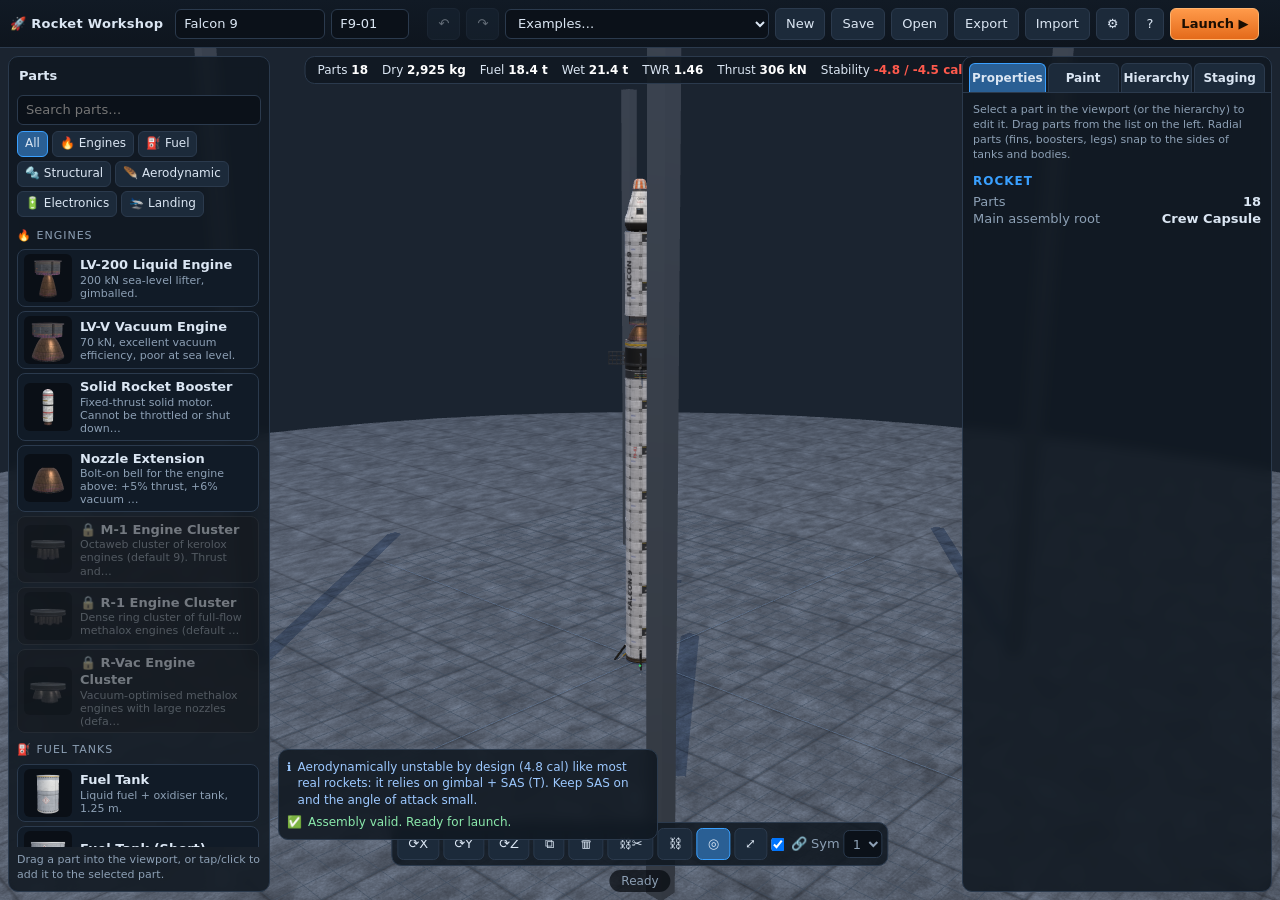
<file: index.html>
<!doctype html>
<html lang="en">
<head>
<meta charset="utf-8">
<meta name="viewport" content="width=device-width, initial-scale=1, maximum-scale=1, user-scalable=no, viewport-fit=cover">
<meta name="theme-color" content="#0e141c">
<link rel="icon" href="data:image/svg+xml,%3Csvg xmlns=%27http://www.w3.org/2000/svg%27 viewBox=%270 0 100 100%27%3E%3Ctext y=%27.9em%27 font-size=%2790%27%3E🚀%3C/text%3E%3C/svg%3E">
<title>Rocket Workshop — build &amp; launch</title>
<link rel="stylesheet" href="css/style.css">
<script type="importmap">{"imports":{"three":"./js/vendor/three.module.js"}}</script>
</head>
<body>
<canvas id="gl"></canvas>

<div id="loading"><div class="ld-box"><h1>🚀 Rocket Workshop</h1><div id="ldText">Loading textures…</div><div class="bar"><div id="ldBar"></div></div></div></div>

<!-- ============================ EDITOR ============================ -->
<div id="editor" class="screen">
  <header id="topbar">
    <div class="brand">🚀 <span>Rocket Workshop</span></div>
    <input id="rocketName" title="Rocket name" maxlength="24" placeholder="Rocket name">
    <input id="rocketId" title="Rocket ID / registration" maxlength="10" placeholder="ID">
    <div class="spacer"></div>
    <button id="bUndo" title="Undo (Ctrl+Z)">↶</button><button id="bRedo" title="Redo (Ctrl+Y)">↷</button>
    <select id="selTemplate" title="Load an example rocket"><option value="">Examples…</option></select>
    <button id="bNew" title="New empty design">New</button>
    <button id="bSave" title="Save to browser storage">Save</button>
    <button id="bLoad" title="Open saved designs">Open</button>
    <button id="bExport" title="Download design as JSON file">Export</button>
    <button id="bImport" title="Import a design JSON file">Import</button>
    <input type="file" id="fileImport" accept=".json,application/json" hidden>
    <button id="bSettings" title="Sandbox settings">⚙</button>
    <button id="bHelp" title="Help &amp; controls">?</button>
    <button id="bLaunch" class="primary">Launch ▶</button>
  </header>

  <aside id="inventory" class="panel">
    <div class="ph">Parts <button class="mini only-mobile" data-close="inventory">✕</button></div>
    <input id="partSearch" type="search" placeholder="Search parts…">
    <div id="catTabs"></div>
    <div id="partList"></div>
    <div class="hint">Drag a part into the viewport, or tap/click to add it to the selected part.</div>
  </aside>

  <aside id="side" class="panel">
    <div class="ph tabs" id="sideTabs"><button data-tab="props" class="on">Properties</button><button data-tab="paint">Paint</button><button data-tab="tree">Hierarchy</button><button data-tab="stage">Staging</button><button class="mini only-mobile" data-close="side">✕</button></div>
    <div id="tab-props" class="tabbody"></div>
    <div id="tab-paint" class="tabbody hidden"></div>
    <div id="tab-tree" class="tabbody hidden"></div>
    <div id="tab-stage" class="tabbody hidden"></div>
  </aside>

  <div id="toolbar">
    <button data-act="rotX" title="Rotate 90° about X">⟳X</button><button data-act="rotY" title="Rotate 90° about Y">⟳Y</button><button data-act="rotZ" title="Rotate 90° about Z">⟳Z</button>
    <button data-act="dup" title="Duplicate (Ctrl+D)">⧉</button><button data-act="del" title="Delete selected part (Del)">🗑</button>
    <button data-act="detach" title="Detach from parent">⛓✂</button><button data-act="attach" title="Attach to the nearest free node">⛓</button>
    <button data-act="nodes" title="Show / hide attachment nodes (N)">◎</button><button data-act="frame" title="Frame whole rocket (F)">⤢</button>
    <label class="sym" title="Link: edit / delete symmetric copies together"><input type="checkbox" id="chkLink" checked>🔗</label>
    <label class="sym" title="Symmetry for radial parts (fins, boosters, legs...)">Sym <select id="selSym"><option>1</option><option>2</option><option>3</option><option>4</option><option>6</option><option>8</option></select></label>
  </div>
  <div id="statusbar"><span id="statusMsg">Ready</span></div>
  <div id="statsbar"></div>
  <div id="warnings" class="panel"></div>
  <div id="mobileBtns"><button data-open="inventory">➕ Parts</button><button data-open="side">⚙ Edit</button><button data-open="warnings">⚠</button></div>
</div>

<!-- ============================ FLIGHT ============================ -->
<div id="flight" class="screen hidden">
  <div id="cockpitFrame"></div>
  <div id="fTop">
    <button id="fBack" title="Back to workshop">◀ Workshop</button>
    <button id="fReset" title="Reset to the pad">⟲ Reset</button>
    <button id="fPause" title="Pause / resume (Esc)">❚❚</button>
    <button id="fCam" title="Camera mode (C)">📷 <span id="camName">chase</span></button>
    <button id="fHelp">?</button>
  </div>
  <div id="countdown"></div>
  <div id="messages"></div>
  <div id="prelaunch" class="panel"></div>
  <div id="stageSeq" class="panel"></div>
  <div id="hud" class="panel"></div>
  <div id="cockpitInfo" class="panel"></div>
  <div id="throttleBox"><div id="thr"><div id="thrFill"></div></div><div id="thrTxt">0%</div></div>
  <div id="touch">
    <div id="joy"><div id="joyKnob"></div></div>
    <div id="touchBtns">
      <button id="bRollL">⟲</button><button id="bRollR">⟳</button>
      <button id="bSas">SAS</button><button id="bRcs">RCS</button><button id="bEng">ENG</button><button id="bLegs">LEG</button><button id="bMode">MODE</button><button id="bFins">FIN</button><button id="bAuto">LAND</button><button id="bSw">⇄</button>
      <button id="bChute">🪂</button><button id="bFull">MAX</button><button id="bCut">CUT</button><button id="bCam">📷</button>
      <button id="bStage" class="stagebtn">STAGE</button>
    </div>
  </div>
  <div id="pausedBanner" class="hidden">PAUSED</div>
</div>

<!-- ============================ DIALOGS ============================ -->
<div id="modal" class="hidden"><div id="modalBox"><div id="modalHead"><span id="modalTitle"></span><button id="modalClose">✕</button></div><div id="modalBody"></div></div></div>
<div id="toast"></div>
<script type="module" src="js/main.js"></script>
</body>
</html>
</file>
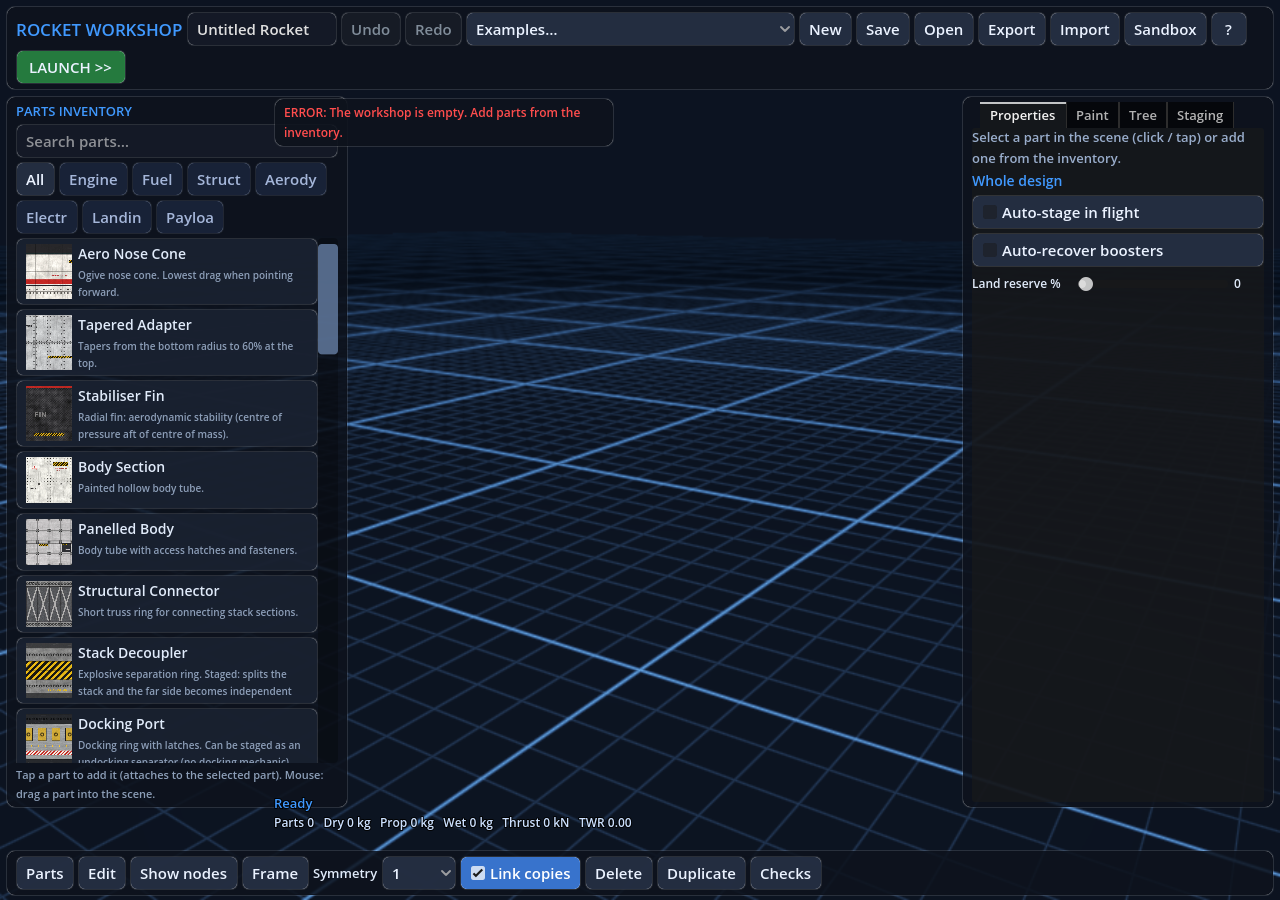
<file: godot/index.html>
<!DOCTYPE html>
<html lang="en">
	<head>
		<meta charset="utf-8">
		<meta name="viewport" content="width=device-width, user-scalable=no, initial-scale=1.0">
		<title>Rocket Workshop (Godot)</title>
		<style>
html, body, #canvas {
	margin: 0;
	padding: 0;
	border: 0;
}

body {
	color: white;
	background-color: black;
	overflow: hidden;
	touch-action: none;
}

#canvas {
	display: block;
}

#canvas:focus {
	outline: none;
}

#status, #status-splash, #status-progress {
	position: absolute;
	left: 0;
	right: 0;
}

#status, #status-splash {
	top: 0;
	bottom: 0;
}

#status {
	background-color: #242424;
	display: flex;
	flex-direction: column;
	justify-content: center;
	align-items: center;
	visibility: hidden;
}

#status-splash {
	max-height: 100%;
	max-width: 100%;
	margin: auto;
}

#status-splash.show-image--false {
	display: none;
}

#status-splash.fullsize--true {
	height: 100%;
	width: 100%;
	object-fit: contain;
}

#status-splash.use-filter--false {
	image-rendering: pixelated;
}

#status-progress, #status-notice {
	display: none;
}

#status-progress {
	bottom: 10%;
	width: 50%;
	margin: 0 auto;
}

#status-notice {
	background-color: #5b3943;
	border-radius: 0.5rem;
	border: 1px solid #9b3943;
	color: #e0e0e0;
	font-family: 'Noto Sans', 'Droid Sans', Arial, sans-serif;
	line-height: 1.3;
	margin: 0 2rem;
	overflow: hidden;
	padding: 1rem;
	text-align: center;
	z-index: 1;
}
		</style>
		<link id="-gd-engine-icon" rel="icon" type="image/png" href="index.icon.png" />
<link rel="apple-touch-icon" href="index.apple-touch-icon.png"/>

	</head>
	<body>
		<canvas id="canvas">
			Your browser does not support the canvas tag.
		</canvas>

		<noscript>
			Your browser does not support JavaScript.
		</noscript>

		<div id="status">
			<img id="status-splash" class="show-image--true fullsize--true use-filter--true" src="index.png" alt="">
			<progress id="status-progress"></progress>
			<div id="status-notice"></div>
		</div>

		<script src="index.js"></script>
		<script>
const GODOT_CONFIG = {"args":[],"canvasResizePolicy":2,"emscriptenPoolSize":8,"ensureCrossOriginIsolationHeaders":false,"executable":"index","experimentalVK":true,"fileSizes":{"index.pck":10063540,"index.wasm":39514754},"focusCanvas":true,"gdextensionLibs":[],"godotPoolSize":4};
const GODOT_THREADS_ENABLED = false;
const engine = new Engine(GODOT_CONFIG);

(function () {
	const statusOverlay = document.getElementById('status');
	const statusProgress = document.getElementById('status-progress');
	const statusNotice = document.getElementById('status-notice');

	let initializing = true;
	let statusMode = '';

	function setStatusMode(mode) {
		if (statusMode === mode || !initializing) {
			return;
		}
		if (mode === 'hidden') {
			statusOverlay.remove();
			initializing = false;
			return;
		}
		statusOverlay.style.visibility = 'visible';
		statusProgress.style.display = mode === 'progress' ? 'block' : 'none';
		statusNotice.style.display = mode === 'notice' ? 'block' : 'none';
		statusMode = mode;
	}

	function setStatusNotice(text) {
		while (statusNotice.lastChild) {
			statusNotice.removeChild(statusNotice.lastChild);
		}
		const lines = text.split('\n');
		lines.forEach((line) => {
			statusNotice.appendChild(document.createTextNode(line));
			statusNotice.appendChild(document.createElement('br'));
		});
	}

	function displayFailureNotice(err) {
		console.error(err);
		if (err instanceof Error) {
			setStatusNotice(err.message);
		} else if (typeof err === 'string') {
			setStatusNotice(err);
		} else {
			setStatusNotice('An unknown error occurred.');
		}
		setStatusMode('notice');
		initializing = false;
	}

	const missing = Engine.getMissingFeatures({
		threads: GODOT_THREADS_ENABLED,
	});

	if (missing.length !== 0) {
		if (GODOT_CONFIG['serviceWorker'] && GODOT_CONFIG['ensureCrossOriginIsolationHeaders'] && 'serviceWorker' in navigator) {
			let serviceWorkerRegistrationPromise;
			try {
				serviceWorkerRegistrationPromise = navigator.serviceWorker.getRegistration();
			} catch (err) {
				serviceWorkerRegistrationPromise = Promise.reject(new Error('Service worker registration failed.'));
			}
			// There's a chance that installing the service worker would fix the issue
			Promise.race([
				serviceWorkerRegistrationPromise.then((registration) => {
					if (registration != null) {
						return Promise.reject(new Error('Service worker already exists.'));
					}
					return registration;
				}).then(() => engine.installServiceWorker()),
				// For some reason, `getRegistration()` can stall
				new Promise((resolve) => {
					setTimeout(() => resolve(), 2000);
				}),
			]).then(() => {
				// Reload if there was no error.
				window.location.reload();
			}).catch((err) => {
				console.error('Error while registering service worker:', err);
			});
		} else {
			// Display the message as usual
			const missingMsg = 'Error\nThe following features required to run Godot projects on the Web are missing:\n';
			displayFailureNotice(missingMsg + missing.join('\n'));
		}
	} else {
		setStatusMode('progress');
		engine.startGame({
			'onProgress': function (current, total) {
				if (current > 0 && total > 0) {
					statusProgress.value = current;
					statusProgress.max = total;
				} else {
					statusProgress.removeAttribute('value');
					statusProgress.removeAttribute('max');
				}
			},
		}).then(() => {
			setStatusMode('hidden');
		}, displayFailureNotice);
	}
}());
		</script>
	</body>
</html>
</file>
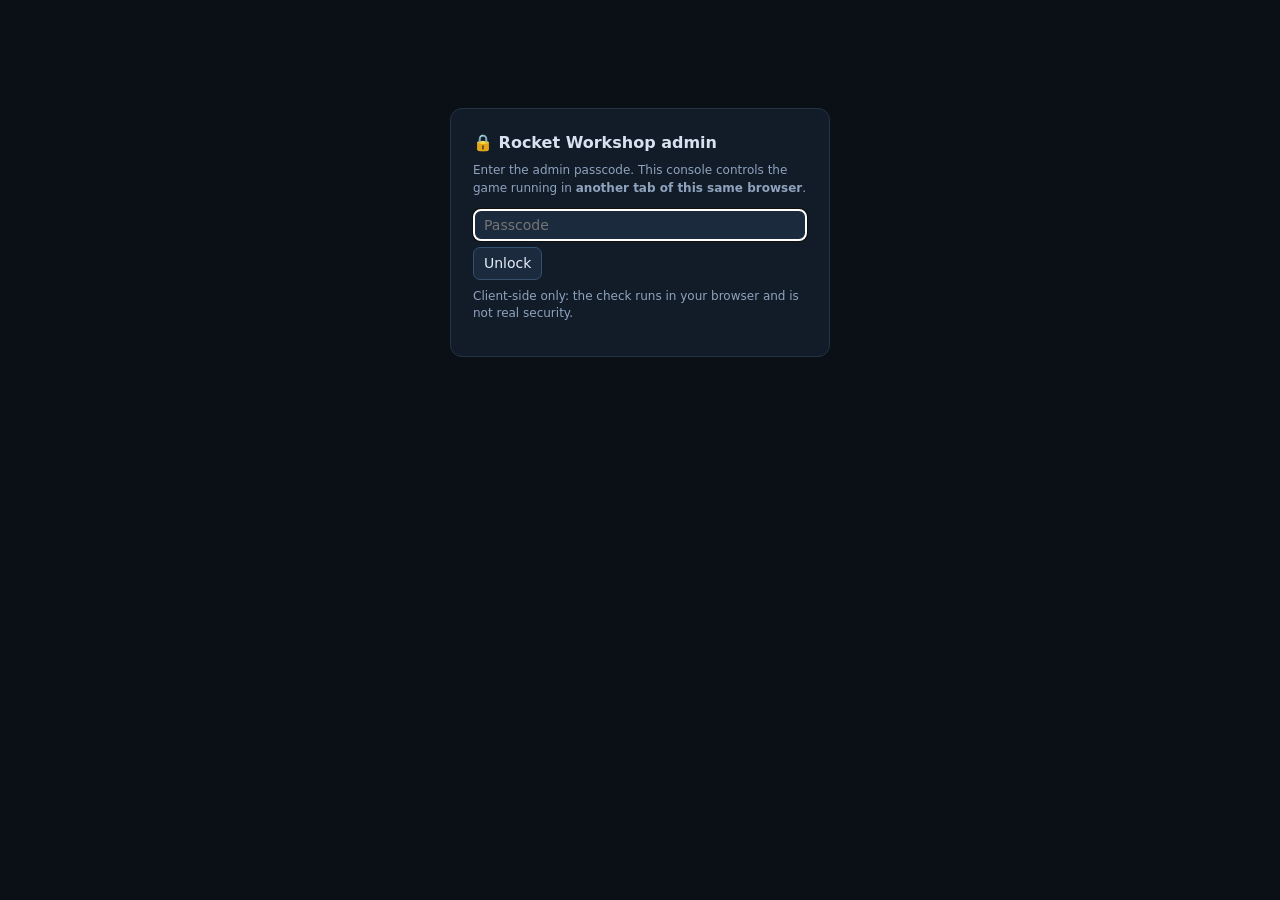
<file: admin.html>
<!doctype html>
<html lang="en">
<head>
<meta charset="utf-8"><link rel="icon" href="data:image/svg+xml,%3Csvg xmlns=%27http://www.w3.org/2000/svg%27 viewBox=%270 0 100 100%27%3E%3Ctext y=%27.9em%27 font-size=%2790%27%3E%E2%9A%99%3C/text%3E%3C/svg%3E">
<meta name="viewport" content="width=device-width, initial-scale=1">
<meta name="robots" content="noindex,nofollow">
<title>Rocket Workshop — admin console</title>
<style>
:root{color-scheme:dark} *{box-sizing:border-box}
body{margin:0;font:14px/1.45 system-ui,Segoe UI,Roboto,sans-serif;background:#0b1017;color:#d7e2f0}
header{display:flex;gap:12px;align-items:center;padding:10px 16px;background:#111a26;border-bottom:1px solid #243346;position:sticky;top:0;z-index:5}
h1{font-size:16px;margin:0} .sp{flex:1} .pill{padding:2px 10px;border-radius:99px;font-size:12px;border:1px solid #365}
.ok{color:#7ee2a0;border-color:#2c6b46}.bad{color:#ff8e86;border-color:#7a3430}.wn{color:#ffd37a;border-color:#7a6430}
main{padding:14px;display:grid;gap:14px;grid-template-columns:repeat(auto-fit,minmax(310px,1fr));max-width:1400px;margin:0 auto}
section{background:#121c29;border:1px solid #243346;border-radius:10px;padding:12px 14px}
section h2{font-size:13px;margin:0 0 8px;text-transform:uppercase;letter-spacing:.08em;color:#8fb0d8}
.row{display:flex;gap:8px;align-items:center;margin:6px 0;flex-wrap:wrap} .row label{min-width:110px;color:#a9bcd4}
button,select,input{font:inherit;color:#e6eef8;background:#1b2a3d;border:1px solid #34506f;border-radius:7px;padding:5px 10px}
button{cursor:pointer} button:hover{background:#25405e} button.on{background:#2d6a4a;border-color:#3f9a6a} button.danger{background:#5a2420;border-color:#9a423c}
input[type=range]{flex:1;min-width:120px;padding:0} input[type=number]{width:110px} input[type=password]{width:100%}
.kv{display:grid;grid-template-columns:1fr auto;gap:2px 10px} .kv span{color:#8fa3bd} .kv b{font-variant-numeric:tabular-nums;text-align:right}
#login{max-width:380px;margin:12vh auto;background:#121c29;border:1px solid #243346;border-radius:12px;padding:22px}
#log{height:120px;overflow:auto;font:12px ui-monospace,monospace;background:#0b1017;border:1px solid #243346;border-radius:7px;padding:6px;white-space:pre-wrap}
.note{font-size:12px;color:#8fa3bd;margin-top:8px} .hidden{display:none!important} .val{min-width:62px;text-align:right;font-variant-numeric:tabular-nums}
</style>
</head>
<body>
<div id="login">
  <h1>🔒 Rocket Workshop admin</h1>
  <p class="note">Enter the admin passcode. This console controls the game running in <b>another tab of this same browser</b>.</p>
  <div class="row"><input id="pw" type="password" placeholder="Passcode" autocomplete="current-password" autofocus></div>
  <div class="row"><button id="go">Unlock</button><span id="lmsg" class="note"></span></div>
  <p class="note">Client-side only: the check runs in your browser and is not real security.</p>
</div>
<div id="app" class="hidden">
<header><h1>🚀 Admin console</h1><span id="conn" class="pill bad">game not found</span><span id="st" class="pill">–</span><span class="sp"></span><button id="lock">Lock</button></header>
<main>
  <section><h2>Performance &amp; physics</h2><div class="kv" id="perf"></div></section>
  <section><h2>Objects</h2><div class="kv" id="objs"></div></section>
  <section><h2>Active vehicle</h2><div class="kv" id="veh"></div></section>
  <section><h2>Cheats</h2>
    <div class="row"><button data-cheat="infFuel">Infinite fuel</button><button data-cheat="god">God mode / no crash</button><button data-cheat="noHeat">No re-entry heat</button></div>
    <div class="row"><button id="refuel">Refuel + recharge</button><button id="pauseB">Pause / resume</button><button id="launch">Launch now</button></div>
    <div class="row"><button id="clear">Clear debris &amp; spawned</button></div>
  </section>
  <section><h2>Time &amp; world</h2>
    <div class="row"><label>Time scale</label><input id="ts" type="range" min="0.1" max="5" step="0.1" value="1"><span class="val" id="tsv">1.0×</span></div>
    <div class="row"><label>Gravity g₀</label><input id="g0" type="range" min="0" max="30" step="0.1" value="9.81"><span class="val" id="g0v"></span></div>
    <div class="row"><label>Atmosphere ×</label><input id="atm" type="range" min="0" max="4" step="0.05" value="1"><span class="val" id="atmv"></span></div>
    <div class="row"><label>Scale height</label><input id="sh" type="range" min="2000" max="20000" step="250" value="7500"><span class="val" id="shv"></span></div>
    <div class="row"><label>Wind m/s</label><input id="wind" type="range" min="0" max="60" step="1" value="0"><span class="val" id="windv"></span></div>
    <div class="row"><button data-pre="earth">Earth</button><button data-pre="moon">Moon</button><button data-pre="mars">Mars</button><button data-pre="zero">Zero-g</button><button data-pre="vac">No air</button></div>
  </section>
  <section><h2>Teleport</h2>
    <div class="row"><label>Altitude (m)</label><input id="alt" type="number" value="1000" min="0" step="100"><button id="tp">Teleport</button></div>
    <div class="row"><button data-alt="0">Ground</button><button data-alt="1000">1 km</button><button data-alt="10000">10 km</button><button data-alt="50000">50 km</button><button data-alt="100000">100 km</button></div>
    <div class="row"><label><input type="checkbox" id="zv"> zero velocity</label></div>
  </section>
  <section><h2>Spawn rocket</h2>
    <div class="row"><select id="ex" style="flex:1"></select></div>
    <div class="row"><label>Altitude (m)</label><input id="salt" type="number" value="0" min="0" step="100"><button id="spawn">Spawn</button></div>
    <p class="note">Spawned rockets are added to the running flight (start a flight in the game tab first). They sit beside your vehicle and can be switched to with Tab if they have avionics.</p>
  </section>
  <section><h2>Debug overlays (in the game view)</h2>
    <div class="row"><button data-viz="com">Centre of mass</button><button data-viz="cop">Centre of pressure</button><button data-viz="thrust">Thrust vectors</button><button data-viz="nodes">Attachment nodes</button></div>
  </section>
  <section><h2>Progress &amp; save data</h2>
    <div class="row"><button id="unlock">Unlock all parts</button><button id="relock">Re-lock</button></div>
    <div class="row"><label>Graphics</label><select id="q"><option>low</option><option>medium</option><option>high</option></select></div>
    <div class="row"><input id="rst" placeholder="type RESET" style="width:110px"><button id="reset" class="danger">Reset save data</button></div>
    <div class="kv" id="prog" style="margin-top:6px"></div>
  </section>
  <section style="grid-column:1/-1"><h2>Log</h2><div id="log"></div>
    <p class="note">Client-side only: this console and the game must be open in the same browser on the same device (tabs/windows of the same origin). Cross-device control is not supported. The passcode check runs in your browser, so it is a convenience gate, not real security.</p></section>
</main></div>
<script type="module" src="js/admin.js"></script>
</body></html>
</file>
<file: css/style.css>
:root { --bg:#0e141c; --panel:rgba(16,24,34,.88); --line:#2b3a4d; --txt:#dbe6f3; --dim:#8da0b5; --acc:#3aa0ff; --acc2:#ff8a3a; --good:#48d17a; --warn:#ffc13a; --bad:#ff5a4d; --safe-t: env(safe-area-inset-top,0px); --safe-b: env(safe-area-inset-bottom,0px); --safe-l: env(safe-area-inset-left,0px); --safe-r: env(safe-area-inset-right,0px); }
* { box-sizing: border-box; -webkit-tap-highlight-color: transparent; }
html, body { margin:0; height:100%; overflow:hidden; background:#000; color:var(--txt); font:13px/1.35 system-ui,-apple-system,"Segoe UI",Roboto,sans-serif; overscroll-behavior:none; user-select:none; -webkit-user-select:none; }
canvas#gl { position:fixed; inset:0; width:100%; height:100%; display:block; touch-action:none; outline:none; }
.hidden { display:none !important; }
.screen { position:fixed; inset:0; pointer-events:none; }
.screen > * { pointer-events:auto; }
button, select, input { font:inherit; color:inherit; }
button { background:#1c2a3a; border:1px solid var(--line); border-radius:6px; padding:6px 10px; cursor:pointer; min-height:32px; touch-action:manipulation; }
button:hover { background:#25384e; } button:active, button.down { background:#2f4b6b; }
button:disabled { opacity:.4; cursor:default; }
button.primary { background:linear-gradient(#ff9a4a,#e46a1a); border-color:#ffb36e; color:#1b0e02; font-weight:700; }
button.on { background:#2a5f94; border-color:var(--acc); }
button.mini { padding:0 8px; min-height:24px; }
input[type=text], input[type=number], input[type=search], select, #rocketName, #rocketId { background:#0b1119; border:1px solid var(--line); border-radius:6px; padding:5px 8px; min-height:30px; user-select:text; -webkit-user-select:text; }
input[type=range] { width:100%; accent-color:var(--acc); }
input[type=color] { width:44px; height:28px; padding:0; border:1px solid var(--line); background:none; border-radius:4px; }
.panel { background:var(--panel); border:1px solid var(--line); border-radius:10px; backdrop-filter:blur(6px); }
.only-mobile { display:none; }

/* loading */
#loading { position:fixed; inset:0; background:radial-gradient(circle at 50% 40%,#18283b,#05080c); display:flex; align-items:center; justify-content:center; z-index:50; }
.ld-box { text-align:center; width:min(380px,86vw); } .ld-box h1 { font-size:28px; margin:0 0 14px; }
.bar { height:8px; background:#1a2736; border-radius:5px; overflow:hidden; margin-top:12px; } #ldBar { height:100%; width:0; background:linear-gradient(90deg,var(--acc),var(--acc2)); transition:width .15s; }

/* ---------- editor ---------- */
#topbar { position:absolute; left:0; right:0; top:0; height:48px; display:flex; align-items:center; gap:6px; padding:6px calc(10px + var(--safe-r)) 6px calc(10px + var(--safe-l)); padding-top:calc(6px + var(--safe-t)); height:calc(48px + var(--safe-t)); background:linear-gradient(#111a25,#0e151e); border-bottom:1px solid var(--line); overflow-x:auto; white-space:nowrap; scrollbar-width:none; }
#topbar::-webkit-scrollbar { display:none; }
.brand { font-weight:700; letter-spacing:.3px; margin-right:6px; flex:none; } #rocketName { width:150px; } #rocketId { width:78px; } .spacer { flex:1; min-width:6px; }
#topbar > * { flex:none; }
#inventory { position:absolute; left:8px; top:calc(56px + var(--safe-t)); bottom:8px; width:262px; display:flex; flex-direction:column; padding:8px; gap:6px; z-index:5; }
#side { position:absolute; right:8px; top:calc(56px + var(--safe-t)); bottom:8px; width:310px; display:flex; flex-direction:column; z-index:5; }
.ph { font-weight:700; padding:2px 2px 4px; display:flex; justify-content:space-between; align-items:center; }
.tabs { display:flex; gap:2px; padding:6px 6px 0; border-bottom:1px solid var(--line); } .tabs button { flex:1; border-radius:6px 6px 0 0; border-bottom:none; padding:6px 2px; min-height:28px; font-size:12px; } .tabs button.on { background:#2a5f94; }
.tabbody { overflow-y:auto; padding:10px; flex:1; } 
#catTabs { display:flex; flex-wrap:wrap; gap:4px; } #catTabs button { padding:3px 7px; min-height:26px; font-size:12px; }
#partList { overflow-y:auto; flex:1; display:flex; flex-direction:column; gap:4px; padding-right:2px; }
.catHead { color:var(--dim); font-size:11px; text-transform:uppercase; letter-spacing:1px; margin:6px 0 2px; }
.card { display:flex; align-items:center; gap:8px; padding:4px 6px; background:#111b27; border:1px solid var(--line); border-radius:8px; cursor:grab; touch-action:pan-y; }
.card:hover { border-color:var(--acc); background:#16263a; } .card img { width:48px; height:48px; flex:none; background:#0a0f16; border-radius:6px; pointer-events:none; }
.card .nm { font-weight:600; } .card .ds { color:var(--dim); font-size:11px; line-height:1.2; } .card > div { pointer-events:none; }
.hint { color:var(--dim); font-size:11px; }
#toolbar { position:absolute; left:50%; transform:translateX(-50%); bottom:34px; display:flex; gap:4px; padding:5px; background:var(--panel); border:1px solid var(--line); border-radius:10px; z-index:4; flex-wrap:wrap; justify-content:center; max-width:calc(100vw - 600px); }
#toolbar .sym { display:flex; align-items:center; gap:4px; color:var(--dim); } #toolbar select { min-height:28px; padding:2px 4px; }
#statusbar { position:absolute; left:50%; transform:translateX(-50%); bottom:8px; background:rgba(8,12,18,.75); padding:3px 12px; border-radius:20px; color:var(--dim); font-size:12px; max-width:calc(100vw - 600px); white-space:nowrap; overflow:hidden; text-overflow:ellipsis; pointer-events:none !important; z-index:4; }
#statsbar { position:absolute; left:50%; transform:translateX(-50%); top:calc(56px + var(--safe-t)); display:flex; gap:14px; background:var(--panel); border:1px solid var(--line); border-radius:10px; padding:5px 12px; font-size:12px; z-index:4; white-space:nowrap; }
#statsbar b { color:#fff; } #statsbar .bad { color:var(--bad); } #statsbar .ok { color:var(--good); } #statsbar .wn { color:var(--warn); }
#warnings { position:absolute; left:278px; bottom:60px; width:min(380px,calc(100vw - 620px)); max-height:30vh; overflow-y:auto; padding:6px 8px; font-size:12px; z-index:4; }
.w { display:flex; gap:6px; padding:3px 0; cursor:pointer; } .w i { font-style:normal; flex:none; } .w.error { color:#ff9088; } .w.warn { color:#ffd77a; } .w.ok { color:#8be9ac; } .w.info { color:#9cc8ff; }
#mobileBtns { display:none; }
.row { display:flex; align-items:center; gap:6px; margin:4px 0; } .row label { width:92px; flex:none; color:var(--dim); font-size:12px; } .row input[type=number] { width:70px; } .row .val { width:54px; text-align:right; font-variant-numeric:tabular-nums; flex:none; }
.sec { margin:10px 0 4px; color:var(--acc); font-weight:700; font-size:12px; text-transform:uppercase; letter-spacing:1px; }
.btnrow { display:flex; flex-wrap:wrap; gap:4px; margin:6px 0; } .kv { display:flex; justify-content:space-between; color:var(--dim); } .kv b { color:var(--txt); font-weight:600; }
.tree .n { display:flex; align-items:center; gap:4px; padding:3px 4px; border-radius:5px; cursor:pointer; } .tree .n:hover { background:#1a2a3d; } .tree .n.sel { background:#25507d; } .tree .tag { margin-left:auto; font-size:10px; background:#27384c; padding:0 5px; border-radius:8px; color:var(--dim); } .tree .main { color:var(--acc2); }
.stg { border:1px solid var(--line); border-radius:8px; margin:6px 0; background:#0e1721; } .stg h4 { margin:0; padding:5px 8px; background:#16253a; border-radius:8px 8px 0 0; font-size:12px; display:flex; justify-content:space-between; } .stg .it { display:flex; gap:6px; padding:4px 8px; align-items:center; font-size:12px; } .stg .it span { flex:1; } .stg .it select { min-height:24px; padding:1px 3px; }
.sw { display:flex; gap:4px; flex-wrap:wrap; } .sw button { width:34px; height:26px; padding:0; border-radius:5px; }

/* ---------- modal / toast ---------- */
#modal { position:fixed; inset:0; background:rgba(0,0,0,.6); z-index:40; display:flex; align-items:center; justify-content:center; padding:10px; }
#modalBox { background:#111a26; border:1px solid var(--line); border-radius:12px; width:min(560px,100%); max-height:90vh; display:flex; flex-direction:column; }
#modalHead { display:flex; justify-content:space-between; align-items:center; padding:10px 14px; border-bottom:1px solid var(--line); font-weight:700; font-size:15px; } #modalBody { padding:12px 14px; overflow-y:auto; user-select:text; -webkit-user-select:text; }
#modalBody h3 { margin:12px 0 4px; } #modalBody table { border-collapse:collapse; } #modalBody td { padding:2px 10px 2px 0; vertical-align:top; } #modalBody kbd { background:#26364a; border:1px solid #3a4f68; border-radius:4px; padding:0 5px; font-size:12px; }
.sv { display:flex; align-items:center; gap:8px; padding:6px 0; border-bottom:1px solid #1d2a3a; } .sv span { flex:1; } .sv small { color:var(--dim); }
#toast { position:fixed; left:50%; top:calc(64px + var(--safe-t)); transform:translateX(-50%); z-index:60; display:flex; flex-direction:column; gap:6px; align-items:center; pointer-events:none; }
#toast div { background:#16293e; border:1px solid var(--acc); padding:7px 14px; border-radius:20px; animation:fade 3.2s forwards; max-width:90vw; } #toast div.bad { border-color:var(--bad); background:#3a1a18; }
@keyframes fade { 0%{opacity:0;transform:translateY(-6px)} 8%{opacity:1;transform:none} 85%{opacity:1} 100%{opacity:0} }

/* ---------- flight ---------- */
#fTop { position:absolute; left:calc(8px + var(--safe-l)); top:calc(8px + var(--safe-t)); display:flex; gap:5px; z-index:6; } #fTop button { background:rgba(16,24,34,.8); }
#countdown { position:absolute; left:50%; top:22%; transform:translateX(-50%); font-size:min(18vw,120px); font-weight:800; color:#fff; text-shadow:0 0 30px rgba(255,150,60,.9); pointer-events:none !important; font-variant-numeric:tabular-nums; }
#messages { position:absolute; left:50%; top:calc(52px + var(--safe-t)); transform:translateX(-50%); display:flex; flex-direction:column; align-items:center; gap:3px; pointer-events:none !important; width:min(520px,70vw); }
#messages div { background:rgba(10,16,24,.75); padding:3px 12px; border-radius:14px; border-left:3px solid var(--acc); font-size:13px; } #messages .good { border-color:var(--good); } #messages .warn { border-color:var(--warn); } #messages .bad { border-color:var(--bad); }
#prelaunch { position:absolute; left:50%; bottom:calc(24px + var(--safe-b)); transform:translateX(-50%); padding:12px 16px; width:min(420px,92vw); z-index:7; text-align:center; }
#prelaunch .big { margin-top:8px; width:100%; min-height:44px; font-size:16px; }
#hud { position:absolute; left:calc(8px + var(--safe-l)); top:calc(52px + var(--safe-t)); padding:8px 10px; width:216px; font-size:12px; font-variant-numeric:tabular-nums; z-index:5; pointer-events:none !important; }
#hud .r { display:flex; justify-content:space-between; } #hud .r span:first-child { color:var(--dim); } #hud .r b { color:#fff; }
#hud .gauge { height:7px; background:#1a2736; border-radius:4px; overflow:hidden; margin:2px 0 4px; } #hud .gauge div { height:100%; background:linear-gradient(90deg,#ff8a3a,#ffd24a); } #hud .gauge.ec div { background:linear-gradient(90deg,#3aa0ff,#7fe0ff); }
#hud .eng { display:flex; flex-wrap:wrap; gap:3px; margin-top:3px; } #hud .eng i { font-style:normal; font-size:10px; padding:0 5px; border-radius:6px; background:#26364a; } #hud .eng i.on { background:#a24a12; color:#fff; } #hud .eng i.off { background:#3a2020; color:#d99; } #hud .eng i.rdy { background:#2a3f56; } #hud .eng i.dead { background:#333; color:#888; }
#hud .big { font-size:20px; font-weight:700; color:#fff; }
#stageSeq { position:absolute; right:calc(8px + var(--safe-r)); top:calc(8px + var(--safe-t)); padding:6px 8px; width:200px; max-height:42vh; overflow-y:auto; font-size:11px; z-index:5; pointer-events:none !important; }
#stageSeq .s { padding:3px 5px; border-radius:5px; margin:2px 0; border-left:3px solid #35506d; background:rgba(255,255,255,.03); } #stageSeq .s.next { border-color:var(--acc2); background:rgba(255,138,58,.15); } #stageSeq .s.done { opacity:.4; text-decoration:line-through; } #stageSeq .s div { color:var(--dim); }
#throttleBox { position:absolute; right:calc(10px + var(--safe-r)); top:50%; transform:translateY(-50%); display:flex; flex-direction:column; align-items:center; gap:4px; z-index:6; }
#thr { width:42px; height:min(40vh,260px); background:rgba(16,24,34,.85); border:1px solid var(--line); border-radius:8px; position:relative; overflow:hidden; touch-action:none; cursor:pointer; } #thrFill { position:absolute; bottom:0; left:0; right:0; background:linear-gradient(#ffd24a,#e4531a); height:0; pointer-events:none; }
#thrTxt { font-weight:700; font-size:12px; background:rgba(0,0,0,.5); padding:1px 6px; border-radius:8px; }
#touch { position:absolute; inset:0; pointer-events:none !important; display:none; } #touch > * { pointer-events:auto; }
body.touch #touch { display:block; }
#joy { position:absolute; left:calc(16px + var(--safe-l)); bottom:calc(16px + var(--safe-b)); width:min(34vw,150px); height:min(34vw,150px); border-radius:50%; background:rgba(20,30,44,.55); border:2px solid rgba(160,190,230,.45); touch-action:none; }
#joyKnob { position:absolute; left:50%; top:50%; width:44%; height:44%; margin:-22% 0 0 -22%; border-radius:50%; background:rgba(120,180,255,.6); border:2px solid rgba(220,240,255,.8); pointer-events:none; }
#touchBtns { position:absolute; right:calc(70px + var(--safe-r)); bottom:calc(10px + var(--safe-b)); display:grid; grid-template-columns:repeat(5,44px); gap:5px; }
#touchBtns button { height:40px; min-height:0; padding:0; font-size:11px; background:rgba(20,30,44,.72); border-color:rgba(160,190,230,.5); } #touchBtns .stagebtn { grid-column:span 2; background:linear-gradient(#ff9a4a,#e46a1a); color:#1b0e02; font-weight:800; font-size:14px; height:46px; }
#pausedBanner { position:absolute; left:50%; top:40%; transform:translateX(-50%); font-size:48px; font-weight:800; letter-spacing:8px; color:#fff; text-shadow:0 0 20px #000; pointer-events:none !important; }
#cockpitFrame { position:absolute; inset:0; pointer-events:none !important; display:none; background:radial-gradient(ellipse at center,transparent 52%,rgba(0,0,0,.85) 100%); box-shadow:inset 0 0 0 14px #1b232d, inset 0 0 0 18px #3a4655; }
#flight.cockpit #cockpitFrame { display:block; } #cockpitInfo { display:none; position:absolute; left:50%; bottom:calc(10px + var(--safe-b)); transform:translateX(-50%); padding:8px 16px; gap:18px; font-variant-numeric:tabular-nums; pointer-events:none !important; z-index:5; }
#flight.cockpit #cockpitInfo { display:flex; } #cockpitInfo div { text-align:center; } #cockpitInfo b { display:block; font-size:20px; color:#8fe0ff; } #cockpitInfo span { color:var(--dim); font-size:10px; letter-spacing:1px; }
#flight.cockpit #hud { opacity:.85; } body.touch #flight.cockpit #cockpitInfo { display:none; }

/* ---------- responsive ---------- */
@media (max-width: 900px), (pointer: coarse) {
  .only-mobile { display:inline-block; }
  #inventory { top:auto; bottom:calc(52px + var(--safe-b)); left:0; right:0; width:auto; height:42vh; border-radius:12px 12px 0 0; transform:translateY(120%); transition:transform .2s; z-index:20; }
  #side { top:auto; bottom:calc(52px + var(--safe-b)); left:0; right:0; width:auto; height:48vh; border-radius:12px 12px 0 0; transform:translateY(120%); transition:transform .2s; z-index:20; }
  #warnings { left:0; right:0; bottom:calc(52px + var(--safe-b)); width:auto; max-height:34vh; border-radius:12px 12px 0 0; transform:translateY(120%); transition:transform .2s; z-index:20; }
  #inventory.open, #side.open, #warnings.open { transform:none; }
  #partList { flex-direction:row; flex-wrap:wrap; align-content:flex-start; } .card { width:calc(50% - 4px); } .catHead { width:100%; }
  #mobileBtns { display:flex; position:absolute; left:0; right:0; bottom:0; gap:6px; padding:6px calc(8px + var(--safe-r)) calc(6px + var(--safe-b)) calc(8px + var(--safe-l)); background:#0e151e; border-top:1px solid var(--line); z-index:21; } #mobileBtns button { flex:1; min-height:38px; }
  #toolbar { bottom:calc(58px + var(--safe-b)); max-width:calc(100vw - 12px); gap:3px; padding:4px; z-index:19; } #toolbar button { padding:4px 8px; min-height:34px; } #statusbar { bottom:calc(112px + var(--safe-b)); max-width:94vw; font-size:11px; }
  #statsbar { gap:8px; font-size:11px; padding:4px 8px; max-width:98vw; overflow-x:auto; top:calc(52px + var(--safe-t)); } #statsbar span:nth-child(n+6) { display:none; }
  #topbar .brand span, #rocketId { display:none; } #rocketName { width:110px; }
  .card { cursor:pointer; } .card img { width:40px; height:40px; }
}
@media (max-height: 520px) {
  #hud { width:178px; font-size:10.5px; padding:5px 7px; } #hud .big { font-size:15px; } #stageSeq { width:150px; font-size:10px; max-height:36vh; } #thr { height:34vh; }
  #inventory, #side { height:62vh; } #toolbar { bottom:calc(52px + var(--safe-b)); } #statusbar { display:none; }
  #touchBtns { grid-template-columns:repeat(5,40px); } #touchBtns button { height:34px; } #countdown { top:12%; font-size:64px; }
  #joy { width:110px; height:110px; }
}
@media (max-width: 520px) and (orientation: portrait) {
  #hud { width:190px; font-size:11px; } #stageSeq { width:130px; top:calc(48px + var(--safe-t)); } #touchBtns { right:calc(62px + var(--safe-r)); grid-template-columns:repeat(5,40px); gap:4px; } #touchBtns button { height:38px; }
  #joy { bottom:calc(150px + var(--safe-b)); width:130px; height:130px; } #fTop button { padding:4px 7px; }
}

@media (max-height: 520px) { #hud .x { display:none; } #hud .big { margin-bottom:2px; } #joy { z-index:7; } }
@media (max-width: 900px), (pointer: coarse) { #bLaunch { order:-1; position:sticky; left:0; } #topbar .spacer { display:none; } #topbar { padding-left:6px; } .brand { display:none !important; } }

@media (max-width: 520px) { #hud .x { display:none; } #hud { top:calc(48px + var(--safe-t)); } }

/* v2 additions */
.card { position:relative; }
.card .grip { position:absolute; right:4px; top:50%; transform:translateY(-50%); width:26px; height:34px; display:none; align-items:center; justify-content:center; font-size:20px; color:#8fb0d8; touch-action:none; cursor:grab; border-radius:6px; }
body.touch .card .grip { display:flex; background:rgba(120,160,220,.12); }
body.touch .card { padding-right:34px; }
.card.locked { opacity:.45; filter:grayscale(.7); }
#chkLink { width:auto; margin:0 3px 0 0; }
/* compact pre-launch card so it never covers the on-screen flight buttons */
@media (max-height: 520px), (max-width: 520px) { #prelaunch { top:44%; bottom:auto; transform:translate(-50%,-50%); width:min(300px,38vw); padding:8px 10px; font-size:12px; } #prelaunch .big { min-height:40px; font-size:14px; } }
@media (max-width: 520px) { #prelaunch { width:min(320px,86vw); top:38%; } }
</file>
